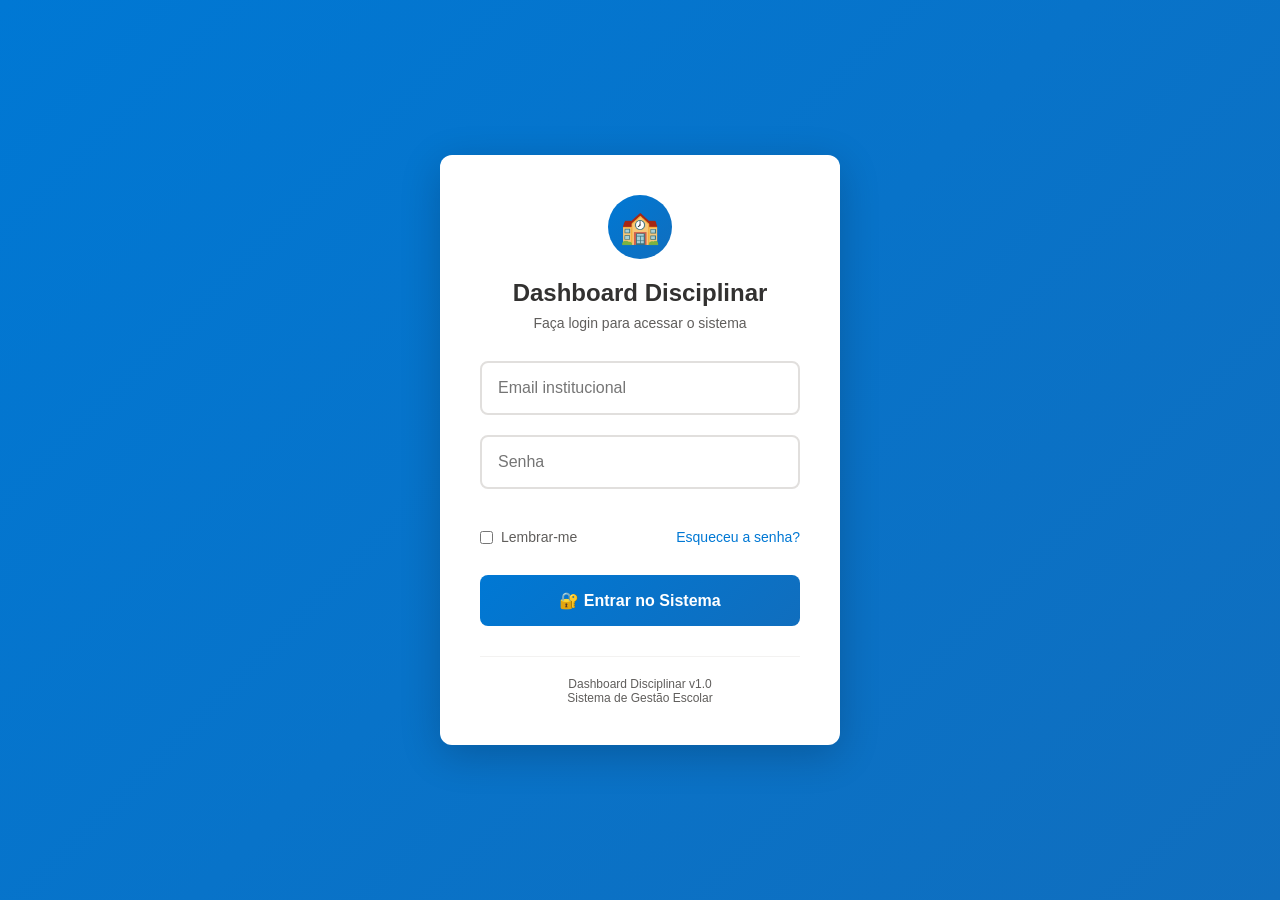
<file: sistema-disciplinar/pages/comunicacao.html>
<!DOCTYPE html>
<html lang="pt-BR">
<head>
    <meta charset="UTF-8">
    <meta name="viewport" content="width=device-width, initial-scale=1.0">
    <title>Comunicação - Dashboard Disciplinar</title>
    
    <!-- CSS Externos -->
    <link rel="stylesheet" href="../assets/css/style.css">
    <link rel="stylesheet" href="../assets/css/components.css">
    <link rel="stylesheet" href="../assets/css/dashboard.css">
    
    <!-- Scripts do Sistema -->
    <script src="../assets/js/api-client.js"></script>
    <script src="../assets/js/populate-db.js"></script>
</head>

<body>
    <!-- BARRA SUPERIOR -->
    <div class="top-bar">
        <div class="top-bar-left">
            <div class="app-launcher">
                <span></span><span></span><span></span>
                <span></span><span></span><span></span>
                <span></span><span></span><span></span>
            </div>
            <span class="app-name">Dashboard Disciplinar</span>
        </div>
        <div class="top-bar-center">
            <input type="text" class="search-box" placeholder="Pesquisar comunicações...">
        </div>
        <div class="top-bar-right">
            <div class="user-profile">A</div>
        </div>
    </div>

    <!-- LAYOUT PRINCIPAL -->
    <div class="main-layout">
        
        <!-- SIDEBAR -->
        <div class="sidebar">
            <div class="sidebar-section">
                <div class="sidebar-title">Módulos Principais</div>
                
                <a href="../index.html" class="sidebar-item">
                    <span class="sidebar-icon">🏠</span>
                    <span class="sidebar-text">Dashboard</span>
                </a>
                
                
                <a href="gestao-alunos.html" class="sidebar-item">
                    <span class="sidebar-icon">👥</span>
                    <span class="sidebar-text">Gestão de Alunos</span>
                </a>
                
                <a href="medidas-disciplinares.html" class="sidebar-item">
                    <span class="sidebar-icon">📋</span>
                    <span class="sidebar-text">Medidas Disciplinares</span>
                </a>
                
                <a href="frequencia.html" class="sidebar-item">
                    <span class="sidebar-icon">📅</span>
                    <span class="sidebar-text">Controle de Frequência</span>
                </a>
                
                <a href="relatorios.html" class="sidebar-item">
                    <span class="sidebar-icon">📊</span>
                    <span class="sidebar-text">Relatórios</span>
                </a>
                
                <a href="analises.html" class="sidebar-item">
                    <span class="sidebar-icon">📈</span>
                    <span class="sidebar-text">Análises</span>
                </a>
            </div>
            
            <div class="sidebar-section">
                <div class="sidebar-title">Ferramentas</div>
                
                <a href="configuracoes.html" class="sidebar-item">
                    <span class="sidebar-icon">⚙️</span>
                    <span class="sidebar-text">Configurações</span>
                </a>
                
                <a href="comunicacao.html" class="sidebar-item active">
                    <span class="sidebar-icon">📱</span>
                    <span class="sidebar-text">Comunicação</span>
                </a>
                
                <a href="login.html" class="sidebar-item">
                    <span class="sidebar-icon">🔐</span>
                    <span class="sidebar-text">Login/Logout</span>
                </a>
            </div>
        </div>

        <!-- ÁREA DE CONTEÚDO -->
        <div class="content-area">
            <div class="main-content">
                
                <!-- TÍTULO -->
                <div class="module-title">
                    📱 Módulo de Comunicação
                </div>

                <!-- AVISO DE FUNCIONALIDADE -->
                <div class="management-section">
                    <div class="management-title">
                        🚧 Funcionalidade em Desenvolvimento
                    </div>
                    <div class="insight-item">
                        <div class="insight-text">
                            Este módulo está sendo desenvolvido e estará disponível em breve. 
                            Incluirá funcionalidades para comunicação direta com responsáveis, 
                            envio de notificações automáticas e histórico de comunicações.
                        </div>
                        <span class="trend-indicator trend-stable">
                            🚧 Em Breve
                        </span>
                    </div>
                </div>

                <!-- PRÉVIA DAS FUNCIONALIDADES -->
                <div class="quick-stats">
                    <div class="stat-card stat-primary">
                        <div class="stat-icon">📧</div>
                        <div class="stat-content">
                            <div class="stat-number">Email</div>
                            <div class="stat-label">Notificações Automáticas</div>
                        </div>
                    </div>
                    
                    <div class="stat-card stat-info">
                        <div class="stat-icon">📱</div>
                        <div class="stat-content">
                            <div class="stat-number">SMS</div>
                            <div class="stat-label">Alertas por Mensagem</div>
                        </div>
                    </div>
                    
                    <div class="stat-card stat-success">
                        <div class="stat-icon">📞</div>
                        <div class="stat-content">
                            <div class="stat-number">WhatsApp</div>
                            <div class="stat-label">Comunicação Direta</div>
                        </div>
                    </div>
                    
                    <div class="stat-card stat-warning">
                        <div class="stat-icon">📋</div>
                        <div class="stat-content">
                            <div class="stat-number">Relatórios</div>
                            <div class="stat-label">Para Responsáveis</div>
                        </div>
                    </div>
                </div>

                <!-- FUNCIONALIDADES PLANEJADAS -->
                <div class="management-section">
                    <div class="management-title">
                        🎯 Funcionalidades Planejadas
                    </div>
                    
                    <div class="form-grid">
                        <div class="form-group">
                            <div class="stat-box">
                                <div class="stat-number">📧</div>
                                <div class="stat-label">Email Automático</div>
                            </div>
                            <p style="margin-top: 10px; color: #666; font-size: 14px;">
                                Envio automático de notificações por email quando faltas ou medidas disciplinares são registradas
                            </p>
                        </div>
                        
                        <div class="form-group">
                            <div class="stat-box">
                                <div class="stat-number">📱</div>
                                <div class="stat-label">SMS/WhatsApp</div>
                            </div>
                            <p style="margin-top: 10px; color: #666; font-size: 14px;">
                                Integração com APIs de SMS e WhatsApp para comunicação imediata com responsáveis
                            </p>
                        </div>
                        
                        <div class="form-group">
                            <div class="stat-box">
                                <div class="stat-number">📋</div>
                                <div class="stat-label">Relatórios Personalizados</div>
                            </div>
                            <p style="margin-top: 10px; color: #666; font-size: 14px;">
                                Geração automática de relatórios personalizados para envio aos responsáveis
                            </p>
                        </div>
                        
                        <div class="form-group">
                            <div class="stat-box">
                                <div class="stat-number">🔔</div>
                                <div class="stat-label">Portal dos Pais</div>
                            </div>
                            <p style="margin-top: 10px; color: #666; font-size: 14px;">
                                Portal web onde responsáveis podem acompanhar em tempo real a situação dos filhos
                            </p>
                        </div>
                        
                        <div class="form-group">
                            <div class="stat-box">
                                <div class="stat-number">🤖</div>
                                <div class="stat-label">Chatbot Inteligente</div>
                            </div>
                            <p style="margin-top: 10px; color: #666; font-size: 14px;">
                                Bot automatizado para responder dúvidas comuns dos responsáveis 24/7
                            </p>
                        </div>
                        
                        <div class="form-group">
                            <div class="stat-box">
                                <div class="stat-number">📅</div>
                                <div class="stat-label">Agendamento</div>
                            </div>
                            <p style="margin-top: 10px; color: #666; font-size: 14px;">
                                Sistema de agendamento de reuniões e comunicações programadas
                            </p>
                        </div>
                    </div>
                </div>

                <!-- CONFIGURAÇÕES FUTURAS -->
                <div class="management-section">
                    <div class="management-title">
                        ⚙️ Configurações Futuras
                    </div>
                    
                    <div class="insight-item">
                        <div class="insight-text">
                            <strong>📧 Templates de Email:</strong> Criação de modelos personalizados para diferentes tipos de comunicação
                        </div>
                    </div>
                    
                    <div class="insight-item">
                        <div class="insight-text">
                            <strong>🔔 Regras de Notificação:</strong> Configuração de quando e como notificar responsáveis automaticamente
                        </div>
                    </div>
                    
                    <div class="insight-item">
                        <div class="insight-text">
                            <strong>📱 Integrações:</strong> Conexão com plataformas como WhatsApp Business API, Twilio, SendGrid
                        </div>
                    </div>
                    
                    <div class="insight-item">
                        <div class="insight-text">
                            <strong>🎯 Segmentação:</strong> Comunicações diferentes baseadas no tipo de ocorrência e gravidade
                        </div>
                    </div>
                </div>

                <!-- CRONOGRAMA -->
                <div class="management-section">
                    <div class="management-title">
                        📅 Cronograma de Desenvolvimento
                    </div>
                    
                    <div class="table-container">
                        <div class="table-content">
                            <table class="data-table">
                                <thead>
                                    <tr>
                                        <th>Funcionalidade</th>
                                        <th>Prioridade</th>
                                        <th>Previsão</th>
                                        <th>Status</th>
                                    </tr>
                                </thead>
                                <tbody>
                                    <tr>
                                        <td><strong>📧 Email Automático</strong></td>
                                        <td><span class="detail-type" style="background: #dc3545; color: white;">Alta</span></td>
                                        <td>Próxima versão</td>
                                        <td><span class="detail-type" style="background: #ffc107; color: #323130;">Em Desenvolvimento</span></td>
                                    </tr>
                                    <tr>
                                        <td><strong>📋 Portal dos Pais</strong></td>
                                        <td><span class="detail-type" style="background: #dc3545; color: white;">Alta</span></td>
                                        <td>Versão 1.1</td>
                                        <td><span class="detail-type" style="background: #6c757d; color: white;">Planejado</span></td>
                                    </tr>
                                    <tr>
                                        <td><strong>📱 WhatsApp Integration</strong></td>
                                        <td><span class="detail-type" style="background: #ffc107; color: #323130;">Média</span></td>
                                        <td>Versão 1.2</td>
                                        <td><span class="detail-type" style="background: #6c757d; color: white;">Planejado</span></td>
                                    </tr>
                                    <tr>
                                        <td><strong>🤖 Chatbot</strong></td>
                                        <td><span class="detail-type" style="background: #28a745; color: white;">Baixa</span></td>
                                        <td>Versão 2.0</td>
                                        <td><span class="detail-type" style="background: #6c757d; color: white;">Planejado</span></td>
                                    </tr>
                                </tbody>
                            </table>
                        </div>
                    </div>
                </div>

                <!-- FEEDBACK -->
                <div class="management-section">
                    <div class="management-title">
                        💬 Sugestões e Feedback
                    </div>
                    
                    <form id="formFeedback">
                        <div class="form-group form-group-full">
                            <label class="form-label">Sua Sugestão para o Módulo de Comunicação:</label>
                            <textarea 
                                id="feedbackText" 
                                class="form-textarea" 
                                placeholder="Descreva suas necessidades de comunicação, integrações desejadas, ou sugestões de melhorias..." 
                                rows="4"
                            ></textarea>
                        </div>
                        
                        <div class="form-actions">
                            <button type="button" class="btn btn-primary" onclick="enviarFeedback()">
                                📧 Enviar Sugestão
                            </button>
                        </div>
                    </form>
                </div>

            </div>
        </div>
    </div>

    <!-- JAVASCRIPT -->
    
    <script src="../assets/js/main.js" defer></script>
    
    <script>
        // Inicialização da página
        document.addEventListener('DOMContentLoaded', function() {
            console.log('📱 Página de Comunicação carregada');
        });

        function enviarFeedback() {
            const feedback = document.getElementById('feedbackText').value.trim();
            
            if (!feedback) {
                showMessage('Por favor, digite sua sugestão', 'error');
                return;
            }
            
            // Simular envio de feedback
            showMessage('✅ Obrigado pela sugestão! Ela será considerada no desenvolvimento.', 'success');
            document.getElementById('feedbackText').value = '';
        }

        // Função global
        window.enviarFeedback = enviarFeedback;
    </script>
    <script>
  document.addEventListener('DOMContentLoaded', () => {
    // Espera o Sistema estar carregado
    const wait = setInterval(() => {
      if (window.localDb && window.localDb.loaded) {
        clearInterval(wait);

        // Verifica usuário logado
        window.localAuth.onAuthStateChanged(user => {
          if (!user) {
            // Se não está logado → volta para login
            window.location.href = 'login.html'; 
          } else {
            console.log("Usuário logado:", user.email);
            // Aqui você pode chamar funções de carregamento da página
            // Exemplo: carregarAlunos();
          }
        });
      }
    }, 100);
  });
</script>

</body>
</html>
</file>
<file: sistema-disciplinar/assets/css/style.css>
/* ============================================
   DASHBOARD DISCIPLINAR - ESTILOS GLOBAIS
   ============================================ */

/* ============================================
   RESET E CONFIGURAÇÕES GLOBAIS
============================================ */
* {
    margin: 0;
    padding: 0;
    box-sizing: border-box;
}

body {
    font-family: 'Segoe UI', Tahoma, Geneva, Verdana, sans-serif;
    background: #f5f5f5;
    color: #323130;
    height: 100vh;
    overflow: hidden;
}

/* ============================================
   BARRA SUPERIOR
============================================ */
.top-bar {
    background: #ffffff;
    height: 48px;
    border-bottom: 1px solid #e1dfdd;
    display: flex;
    align-items: center;
    justify-content: space-between;
    padding: 0 20px;
    position: fixed;
    top: 0;
    left: 0;
    right: 0;
    z-index: 1000;
    box-shadow: 0 1px 3px rgba(0, 0, 0, 0.05);
}

.top-bar-left {
    display: flex;
    align-items: center;
    gap: 15px;
}

.app-launcher {
    width: 24px;
    height: 24px;
    display: grid;
    grid-template-columns: repeat(3, 1fr);
    grid-template-rows: repeat(3, 1fr);
    gap: 2px;
    cursor: pointer;
    padding: 2px;
}

.app-launcher span {
    background: #323130;
    border-radius: 1px;
    display: block;
}

.app-name {
    font-size: 16px;
    font-weight: 600;
    color: #323130;
    letter-spacing: -0.5px;
}

.top-bar-center {
    flex: 1;
    max-width: 500px;
    margin: 0 40px;
}

.search-box {
    width: 100%;
    padding: 8px 40px 8px 16px;
    border: 1px solid #e1dfdd;
    border-radius: 4px;
    background: #ffffff;
    font-size: 14px;
    outline: none;
    transition: border-color 0.2s ease;
}

.search-box:focus {
    border-color: #0078d4;
    box-shadow: 0 0 0 1px #0078d4;
}

.search-box::placeholder {
    color: #a19f9d;
}

.top-bar-right {
    display: flex;
    align-items: center;
    gap: 15px;
}

.user-profile {
    width: 32px;
    height: 32px;
    border-radius: 50%;
    background: linear-gradient(135deg, #0078d4, #106ebe);
    display: flex;
    align-items: center;
    justify-content: center;
    color: white;
    font-weight: 600;
    font-size: 14px;
    cursor: pointer;
    transition: transform 0.2s ease;
}

.user-profile:hover {
    transform: scale(1.05);
}

/* Botão Logout */
.btn-logout {
    padding: 8px 16px;
    background: linear-gradient(135deg, #d13438, #c13438);
    color: white;
    border: none;
    border-radius: 6px;
    font-size: 14px;
    font-weight: 600;
    cursor: pointer;
    transition: all 0.3s ease;
    box-shadow: 0 2px 4px rgba(209, 52, 56, 0.2);
    display: flex;
    align-items: center;
    gap: 6px;
    min-width: 70px;
    justify-content: center;
}

.btn-logout:hover {
    background: linear-gradient(135deg, #c13438, #b12832);
    transform: translateY(-1px);
    box-shadow: 0 4px 8px rgba(209, 52, 56, 0.3);
}

.btn-logout:active {
    transform: translateY(0);
    box-shadow: 0 2px 4px rgba(209, 52, 56, 0.2);
}

.btn-logout:before {
    content: "🚪";
    font-size: 12px;
}

/* ============================================
   LAYOUT PRINCIPAL
============================================ */
.main-layout {
    display: flex;
    height: 100vh;
    padding-top: 48px;
}

/* ============================================
   SIDEBAR
============================================ */
.sidebar {
    width: 250px;
    background: #ffffff;
    border-right: 1px solid #e1dfdd;
    overflow-y: auto;
    flex-shrink: 0;
    box-shadow: 1px 0 3px rgba(0, 0, 0, 0.05);
}

.sidebar-section {
    padding: 20px 0;
    border-bottom: 1px solid #f3f2f1;
}

.sidebar-section:last-child {
    border-bottom: none;
}

.sidebar-title {
    font-size: 12px;
    font-weight: 600;
    color: #605e5c;
    margin: 0 20px 12px 20px;
    text-transform: uppercase;
    letter-spacing: 0.5px;
}

.sidebar-item {
    display: flex;
    align-items: center;
    gap: 12px;
    padding: 10px 20px;
    cursor: pointer;
    transition: all 0.2s ease;
    border: none;
    background: none;
    width: 100%;
    text-align: left;
    color: #323130;
    position: relative;
    text-decoration: none;
}

.sidebar-item:hover {
    background: #f3f2f1;
    transform: translateX(2px);
}

.sidebar-item.active {
    background: #deecf9;
    color: #0078d4;
    font-weight: 600;
}

.sidebar-item.active::before {
    content: '';
    position: absolute;
    left: 0;
    top: 0;
    bottom: 0;
    width: 3px;
    background: #0078d4;
}

.sidebar-icon {
    font-size: 18px;
    width: 24px;
    text-align: center;
}

.sidebar-text {
    font-size: 14px;
    line-height: 1.5;
}

/* ============================================
   ÁREA DE CONTEÚDO
============================================ */
.content-area {
    flex: 1;
    background: #faf9f8;
    overflow-y: auto;
    overflow-x: hidden;
}

.main-content {
    padding: 32px;
    max-width: 1400px;
    margin: 0 auto;
}

/* ============================================
   TÍTULOS DOS MÓDULOS
============================================ */
.module-title {
    font-size: 28px;
    font-weight: 600;
    color: #323130;
    margin-bottom: 24px;
    display: flex;
    align-items: center;
    gap: 12px;
    animation: typewriter 0.5s steps(20) 1s both;
}

.modulo-content {
    animation: fadeIn 0.3s ease;
}

@keyframes fadeIn {
    from {
        opacity: 0;
        transform: translateY(10px);
    }
    to {
        opacity: 1;
        transform: translateY(0);
    }
}

@keyframes typewriter {
    from {
        width: 0;
        opacity: 0;
    }
    to {
        width: auto;
        opacity: 1;
    }
}

/* ============================================
   MENSAGENS E NOTIFICAÇÕES
============================================ */
.message {
    position: fixed;
    top: 60px;
    right: 20px;
    padding: 16px 20px;
    border-radius: 6px;
    color: white;
    font-weight: 500;
    z-index: 1100;
    animation: slideIn 0.3s ease;
    box-shadow: 0 4px 12px rgba(0, 0, 0, 0.15);
    max-width: 400px;
}

@keyframes slideIn {
    from {
        transform: translateX(100%);
        opacity: 0;
    }
    to {
        transform: translateX(0);
        opacity: 1;
    }
}

@keyframes slideOut {
    from {
        transform: translateX(0);
        opacity: 1;
    }
    to {
        transform: translateX(100%);
        opacity: 0;
    }
}

.message:hover {
    transform: translateX(-5px);
    transition: transform 0.2s ease;
}

.message.success {
    background: #107c10;
}

.message.error {
    background: #dc3545;
}

.message.info {
    background: #0078d4;
}

.message.loading {
    background: #323130;
}

.loading {
    display: flex;
    align-items: center;
    gap: 8px;
}

.loading::before {
    content: '';
    width: 16px;
    height: 16px;
    border: 2px solid rgba(255, 255, 255, 0.3);
    border-top: 2px solid white;
    border-radius: 50%;
    animation: spin 1s linear infinite;
}

@keyframes spin {
    0% { transform: rotate(0deg); }
    100% { transform: rotate(360deg); }
}

/* ============================================
   RESPONSIVIDADE
============================================ */
@media (max-width: 1024px) {
    .sidebar {
        width: 220px;
    }
    
    .main-content {
        padding: 24px;
    }
}

@media (max-width: 768px) {
    .main-layout {
        flex-direction: column;
    }
    
    .sidebar {
        width: 100%;
        height: auto;
        border-right: none;
        border-bottom: 1px solid #e1dfdd;
        overflow-x: auto;
    }
    
    .sidebar-section {
        padding: 12px 0;
    }
    
    .sidebar-item {
        padding: 8px 16px;
    }
    
    .main-content {
        padding: 16px;
    }
    
    .top-bar-center {
        margin: 0 16px;
    }
    
    .module-title {
        font-size: 24px;
    }
    
    .message {
        right: 12px;
        left: 12px;
        max-width: none;
    }
}

@media (max-width: 480px) {
    .top-bar {
        padding: 0 12px;
    }
    
    .top-bar-center {
        margin: 0 8px;
    }
    
    .main-content {
        padding: 12px;
    }
}
</file>
<file: sistema-disciplinar/assets/css/components.css>
/* ============================================
   DASHBOARD DISCIPLINAR - COMPONENTES
   ============================================ */

/* ============================================
   NOVOS COMPONENTES - CONFIGURAÇÕES
============================================ */
.data-card {
    background: #ffffff;
    border: 1px solid #e1dfdd;
    border-radius: 12px;
    padding: 0;
    margin-bottom: 24px;
    box-shadow: 0 2px 16px rgba(0, 0, 0, 0.08);
    overflow: hidden;
    transition: all 0.2s ease;
}

.data-card:hover {
    transform: translateY(-2px);
    box-shadow: 0 4px 24px rgba(0, 0, 0, 0.12);
}

.card-header {
    background: linear-gradient(135deg, #f8f9fa 0%, #e9ecef 100%);
    padding: 20px 24px;
    border-bottom: 1px solid #e1dfdd;
}

.card-title {
    font-size: 18px;
    font-weight: 700;
    color: #212529;
    margin: 0 0 4px 0;
    display: flex;
    align-items: center;
    gap: 8px;
}

.card-subtitle {
    font-size: 13px;
    color: #6c757d;
    margin: 0;
    line-height: 1.4;
}

.card-content {
    padding: 24px;
}

/* Cartão de segurança especial */
.security-card .card-header {
    background: linear-gradient(135deg, #fff3e0 0%, #ffe0b2 100%);
}

.security-card .card-title {
    color: #f57c00;
}

/* Cartão de informações */
.info-card .card-header {
    background: linear-gradient(135deg, #e3f2fd 0%, #bbdefb 100%);
}

.info-card .card-title {
    color: #1976d2;
}

/* Cartão de GitHub */
.github-card .card-header {
    background: linear-gradient(135deg, #f6f8fa 0%, #e1e4e8 100%);
}

.github-card .card-title {
    color: #24292e;
}

/* Alertas de segurança */
.security-warning {
    margin-bottom: 20px;
}

.alert {
    display: flex;
    align-items: flex-start;
    gap: 12px;
    padding: 12px 16px;
    border-radius: 8px;
    font-size: 13px;
    line-height: 1.4;
}

.alert-warning {
    background: #fff3cd;
    border: 1px solid #ffeaa7;
    color: #856404;
}

.alert-icon {
    font-size: 16px;
    flex-shrink: 0;
}

.alert-content {
    flex: 1;
}

.alert-success {
    background: #d4edda;
    border: 1px solid #c3e6cb;
    color: #155724;
}

/* Grid de ações de dados */
.data-actions-grid {
    display: grid;
    grid-template-columns: repeat(auto-fit, minmax(280px, 1fr));
    gap: 20px;
}

.action-card {
    background: #f8f9fa;
    border: 2px solid #e9ecef;
    border-radius: 12px;
    padding: 20px;
    text-align: center;
    transition: all 0.2s ease;
}

.action-card:hover {
    transform: translateY(-2px);
    box-shadow: 0 4px 16px rgba(0, 0, 0, 0.1);
}

.action-card.backup {
    border-color: #17a2b8;
    background: linear-gradient(135deg, #e0f7fa 0%, #b2ebf2 100%);
}

.action-card.restore {
    border-color: #ffc107;
    background: linear-gradient(135deg, #fff8e1 0%, #ffecb3 100%);
}

.action-card.export {
    border-color: #28a745;
    background: linear-gradient(135deg, #e8f5e8 0%, #c8e6c9 100%);
}

.action-card.danger {
    border-color: #dc3545;
    background: linear-gradient(135deg, #ffebee 0%, #ffcdd2 100%);
}

.action-icon {
    font-size: 32px;
    margin-bottom: 12px;
    opacity: 0.8;
}

.action-title {
    font-size: 16px;
    font-weight: 600;
    color: #212529;
    margin: 0 0 8px 0;
}

.action-description {
    font-size: 13px;
    color: #6c757d;
    margin: 0 0 16px 0;
    line-height: 1.4;
}

.export-buttons {
    display: flex;
    flex-direction: column;
    gap: 8px;
}

.export-buttons .btn {
    font-size: 12px;
    padding: 8px 12px;
}

.danger-zone .btn {
    font-size: 12px;
    width: 100%;
}

/* Grid de estatísticas moderno */
.stats-grid {
    display: grid;
    grid-template-columns: repeat(auto-fit, minmax(200px, 1fr));
    gap: 16px;
}

.stat-card {
    background: linear-gradient(135deg, #ffffff 0%, #f8f9fa 100%);
    border: 1px solid #e9ecef;
    border-radius: 10px;
    padding: 20px;
    text-align: center;
    transition: all 0.2s ease;
}

.stat-card:hover {
    transform: translateY(-2px);
    box-shadow: 0 4px 16px rgba(0, 0, 0, 0.1);
    border-color: #0078d4;
}

.stat-icon {
    font-size: 24px;
    margin-bottom: 8px;
    opacity: 0.7;
}

.stat-content {
    display: flex;
    flex-direction: column;
    gap: 4px;
}

.stat-number {
    font-size: 24px;
    font-weight: 700;
    color: #212529;
}

.stat-label {
    font-size: 12px;
    color: #6c757d;
    text-transform: uppercase;
    font-weight: 600;
    letter-spacing: 0.5px;
}

/* Informações do sistema */
.system-info {
    display: flex;
    flex-direction: column;
    gap: 20px;
}

.info-section {
    padding-bottom: 16px;
    border-bottom: 1px solid #e9ecef;
}

.info-section:last-child {
    border-bottom: none;
    padding-bottom: 0;
}

.info-title {
    font-size: 14px;
    font-weight: 600;
    color: #212529;
    margin: 0 0 8px 0;
}

.info-description {
    font-size: 13px;
    color: #6c757d;
    line-height: 1.5;
    margin: 0;
}

.tech-stack {
    padding-bottom: 16px;
    border-bottom: 1px solid #e9ecef;
}

.tech-badges {
    display: flex;
    flex-wrap: wrap;
    gap: 8px;
    margin-top: 8px;
}

.tech-badge {
    background: #0078d4;
    color: white;
    padding: 4px 8px;
    border-radius: 12px;
    font-size: 11px;
    font-weight: 600;
    text-transform: uppercase;
    letter-spacing: 0.5px;
}

.features-list {
    margin: 8px 0 0 0;
    padding-left: 16px;
    color: #6c757d;
    font-size: 13px;
    line-height: 1.6;
}

.features-list li {
    margin-bottom: 4px;
}

/* Seção GitHub */
.github-status {
    margin-bottom: 20px;
}

.github-info {
    margin: 20px 0;
}

.info-box {
    background: #f8f9fa;
    border: 1px solid #e9ecef;
    border-radius: 8px;
    padding: 16px;
}

.info-box h4 {
    margin: 0 0 12px 0;
    color: #495057;
    font-size: 14px;
    font-weight: 600;
}

.steps-list {
    margin: 0;
    padding-left: 20px;
    color: #6c757d;
    font-size: 13px;
    line-height: 1.6;
}

.steps-list li {
    margin-bottom: 8px;
}

.steps-list a {
    color: #0078d4;
    text-decoration: none;
}

.steps-list a:hover {
    text-decoration: underline;
}

.steps-list code {
    background: #f1f3f4;
    padding: 2px 6px;
    border-radius: 4px;
    font-size: 12px;
    color: #d73a49;
}

/* Ajuda nos formulários */
.form-help {
    font-size: 11px;
    color: #6c757d;
    font-style: italic;
    margin-top: 4px;
}

/* Mensagens flutuantes */
.floating-alert {
    position: fixed;
    top: 20px;
    right: 20px;
    background: white;
    border-radius: 8px;
    padding: 12px 16px;
    box-shadow: 0 4px 24px rgba(0, 0, 0, 0.15);
    border-left: 4px solid #0078d4;
    display: flex;
    align-items: center;
    gap: 12px;
    z-index: 1000;
    min-width: 300px;
    max-width: 500px;
    animation: slideIn 0.3s ease;
}

.floating-alert.alert-success {
    border-left-color: #28a745;
}

.floating-alert.alert-error {
    border-left-color: #dc3545;
}

.floating-alert.alert-warning {
    border-left-color: #ffc107;
}

.floating-alert.alert-info {
    border-left-color: #17a2b8;
}

.alert-text {
    flex: 1;
    font-size: 14px;
    color: #212529;
}

.alert-close {
    font-size: 18px;
    color: #6c757d;
    cursor: pointer;
    font-weight: 600;
    line-height: 1;
    padding: 0;
    background: none;
    border: none;
}

.alert-close:hover {
    color: #212529;
}

@keyframes slideIn {
    from {
        transform: translateX(100%);
        opacity: 0;
    }
    to {
        transform: translateX(0);
        opacity: 1;
    }
}

/* ============================================
   FORMULÁRIOS E INPUTS
============================================ */
.management-section {
    background: #ffffff;
    border: 1px solid #e1dfdd;
    border-radius: 8px;
    padding: 24px;
    margin-bottom: 24px;
    box-shadow: 0 2px 8px rgba(0, 0, 0, 0.05);
}

.management-title {
    font-size: 18px;
    font-weight: 600;
    color: #323130;
    margin-bottom: 20px;
    display: flex;
    align-items: center;
    gap: 8px;
    padding-bottom: 12px;
    border-bottom: 2px solid #f3f2f1;
}

.form-grid {
    display: grid;
    grid-template-columns: repeat(auto-fit, minmax(300px, 1fr));
    gap: 20px;
    margin-bottom: 24px;
}

.form-group {
    display: flex;
    flex-direction: column;
    gap: 6px;
}

.form-group-full {
    grid-column: 1 / -1;
}

.form-label {
    font-size: 14px;
    font-weight: 600;
    color: #323130;
    margin-bottom: 4px;
}

.form-input,
.form-select,
.form-textarea {
    padding: 12px 16px;
    border: 1px solid #d1d0ce;
    border-radius: 4px;
    font-size: 14px;
    background: #ffffff;
    transition: all 0.2s ease;
    font-family: inherit;
}

.form-input:focus,
.form-select:focus,
.form-textarea:focus {
    outline: none;
    border-color: #0078d4;
    box-shadow: 0 0 0 1px #0078d4;
}

.form-textarea {
    resize: vertical;
    min-height: 80px;
}

.form-actions {
    display: flex;
    gap: 12px;
    justify-content: flex-end;
    align-items: center;
    padding-top: 16px;
    border-top: 1px solid #f3f2f1;
}

/* ============================================
   BOTÕES
============================================ */
.btn {
    padding: 10px 20px;
    border: none;
    border-radius: 4px;
    font-size: 14px;
    font-weight: 600;
    cursor: pointer;
    transition: all 0.2s ease;
    display: inline-flex;
    align-items: center;
    gap: 6px;
    text-decoration: none;
    font-family: inherit;
}

.btn-primary {
    background: #0078d4;
    color: #ffffff;
}

.btn-primary:hover {
    background: #106ebe;
    transform: translateY(-1px);
    box-shadow: 0 4px 12px rgba(16, 110, 190, 0.3);
}

.btn-secondary {
    background: #f3f2f1;
    color: #323130;
    border: 1px solid #d1d0ce;
}

.btn-secondary:hover {
    background: #e1dfdd;
    border-color: #b3b0ad;
}

.btn-success {
    background: #107c10;
    color: #ffffff;
}

.btn-success:hover {
    background: #0e6f0e;
}

.btn-warning {
    background: #ffc107;
    color: #323130;
}

.btn-warning:hover {
    background: #ffb300;
}

.btn-info {
    background: #17a2b8;
    color: #ffffff;
}

.btn-info:hover {
    background: #138496;
}

.btn-small {
    padding: 6px 12px;
    font-size: 12px;
}

/* ============================================
   TABELAS E LISTAS
============================================ */
.table-container {
    background: #ffffff;
    border: 1px solid #e1dfdd;
    border-radius: 8px;
    margin-bottom: 24px;
    overflow: hidden;
    box-shadow: 0 2px 8px rgba(0, 0, 0, 0.05);
}

.table-header {
    background: #f8f7f6;
    padding: 16px 20px;
    border-bottom: 1px solid #e1dfdd;
    display: flex;
    align-items: center;
    justify-content: space-between;
}

.table-title {
    font-size: 16px;
    font-weight: 600;
    color: #323130;
    display: flex;
    align-items: center;
    gap: 8px;
}

.table-actions {
    display: flex;
    gap: 8px;
    align-items: center;
}

.table-content {
    min-height: 200px;
}

.data-table {
    width: 100%;
    border-collapse: collapse;
}

.data-table th,
.data-table td {
    padding: 12px 16px;
    text-align: left;
    border-bottom: 1px solid #f3f2f1;
}

.data-table th {
    background: #faf9f8;
    font-weight: 600;
    color: #605e5c;
    font-size: 12px;
    text-transform: uppercase;
    letter-spacing: 0.5px;
}

.data-table tr:hover {
    background: #f8f7f6;
    transform: translateX(2px);
    transition: transform 0.2s ease;
}

.text-success {
    color: #107c10 !important;
    font-weight: 600;
}

.text-muted {
    color: #999 !important;
    font-weight: 400;
    opacity: 0.7;
}

.no-data {
    text-align: center;
    padding: 20px;
    color: #605e5c;
}

.action-buttons {
    display: flex;
    gap: 4px;
}

.loading-state {
    display: flex;
    flex-direction: column;
    align-items: center;
    justify-content: center;
    padding: 40px;
    color: #605e5c;
}

.loading-spinner {
    width: 32px;
    height: 32px;
    border: 3px solid #f3f2f1;
    border-top: 3px solid #0078d4;
    border-radius: 50%;
    animation: spin 1s linear infinite;
    margin-bottom: 16px;
}

.empty-state {
    display: flex;
    flex-direction: column;
    align-items: center;
    justify-content: center;
    padding: 60px 20px;
    color: #605e5c;
    text-align: center;
}

.empty-icon {
    font-size: 48px;
    margin-bottom: 16px;
    opacity: 0.5;
}

.empty-state h3 {
    font-size: 18px;
    margin-bottom: 8px;
    color: #323130;
}

.empty-state p {
    font-size: 14px;
    opacity: 0.8;
}

/* ============================================
   CARDS E SEÇÕES
============================================ */
.student-card {
    background: #ffffff;
    border: 1px solid #e1dfdd;
    border-radius: 8px;
    padding: 20px;
    box-shadow: 0 2px 8px rgba(0, 0, 0, 0.05);
    transition: all 0.3s ease;
}

.student-card:hover {
    transform: translateY(-2px);
    box-shadow: 0 4px 16px rgba(0, 0, 0, 0.1);
}

.student-card:hover .student-name {
    color: #0078d4;
    transition: color 0.2s ease;
}

.student-header {
    display: flex;
    align-items: center;
    justify-content: space-between;
    margin-bottom: 16px;
    padding-bottom: 12px;
    border-bottom: 1px solid #f3f2f1;
}

.student-name {
    font-size: 18px;
    font-weight: 600;
    color: #323130;
}

.student-class {
    background: #f3f2f1;
    color: #605e5c;
    padding: 4px 12px;
    border-radius: 12px;
    font-size: 12px;
    font-weight: 600;
}

/* ============================================
   FILTROS E PESQUISA
============================================ */
.filters-section {
    background: #ffffff;
    border: 1px solid #e1dfdd;
    border-radius: 8px;
    padding: 24px;
    margin-bottom: 24px;
    box-shadow: 0 2px 8px rgba(0, 0, 0, 0.05);
}

.filters-title {
    font-size: 18px;
    font-weight: 600;
    color: #323130;
    margin-bottom: 20px;
    display: flex;
    align-items: center;
    gap: 8px;
}

.filters-grid {
    display: grid;
    grid-template-columns: repeat(auto-fit, minmax(250px, 1fr));
    gap: 20px;
    margin-bottom: 20px;
}

.filter-group {
    display: flex;
    flex-direction: column;
    gap: 6px;
}

.filter-label {
    font-size: 14px;
    font-weight: 600;
    color: #323130;
}

.filter-select {
    padding: 10px 12px;
    border: 1px solid #d1d0ce;
    border-radius: 4px;
    font-size: 14px;
    background: #ffffff;
    transition: all 0.2s ease;
}

.filter-select:focus {
    outline: none;
    border-color: #0078d4;
    box-shadow: 0 0 0 1px #0078d4;
}

.filters-actions {
    display: flex;
    gap: 12px;
    justify-content: flex-end;
    padding-top: 16px;
    border-top: 1px solid #f3f2f1;
}

/* ============================================
   DETALHES E ESTATÍSTICAS
============================================ */
.details-section {
    margin-top: 16px;
    padding-top: 16px;
    border-top: 1px solid #f3f2f1;
}

.details-title {
    font-size: 14px;
    font-weight: 600;
    color: #323130;
    margin-bottom: 12px;
    display: flex;
    align-items: center;
    gap: 6px;
}

.detail-item {
    display: flex;
    align-items: center;
    justify-content: space-between;
    padding: 8px 12px;
    margin-bottom: 6px;
    background: #f8f7f6;
    border-radius: 4px;
}

.detail-date {
    font-size: 13px;
    color: #605e5c;
    font-weight: 500;
}

.detail-type {
    padding: 3px 8px;
    border-radius: 10px;
    font-size: 11px;
    font-weight: 600;
    text-transform: uppercase;
}

.detail-type.F {
    background: #ffebee;
    color: #dc3545;
    border: 1px solid #dc3545;
}

.detail-type.A {
    background: #e8f5e8;
    color: #107c10;
    border: 1px solid #107c10;
}

.detail-type.P {
    background: #e3f2fd;
    color: #1976d2;
    border: 1px solid #1976d2;
}

/* ============================================
   CONFIGURAÇÕES
============================================ */
.config-section {
    background: #ffffff;
    border: 1px solid #e1dfdd;
    border-radius: 8px;
    padding: 24px;
    margin-bottom: 24px;
    box-shadow: 0 2px 8px rgba(0, 0, 0, 0.05);
}

.config-title {
    font-size: 18px;
    font-weight: 600;
    color: #323130;
    margin-bottom: 20px;
    display: flex;
    align-items: center;
    gap: 8px;
}

.config-grid {
    display: grid;
    grid-template-columns: repeat(auto-fit, minmax(300px, 1fr));
    gap: 20px;
    margin-bottom: 20px;
}

.config-item {
    display: flex;
    flex-direction: column;
    gap: 6px;
}

.config-label {
    font-size: 14px;
    font-weight: 600;
    color: #323130;
}

.config-input {
    padding: 12px 16px;
    border: 1px solid #d1d0ce;
    border-radius: 4px;
    font-size: 14px;
    background: #ffffff;
    transition: all 0.2s ease;
}

.config-input:focus {
    outline: none;
    border-color: #0078d4;
    box-shadow: 0 0 0 1px #0078d4;
}

/* ============================================
   FICHA DISCIPLINAR DO ALUNO
============================================ */
.ficha-container {
    margin-top: 24px;
    padding: 20px;
    background: #f9f9f9;
    border-radius: 8px;
    border: 1px solid #e1dfdd;
}

.ficha-section {
    background: #ffffff;
    border-radius: 6px;
    padding: 20px;
    margin-bottom: 16px;
    box-shadow: 0 1px 4px rgba(0, 0, 0, 0.1);
}

.ficha-section-title {
    font-size: 16px;
    font-weight: 600;
    color: #323130;
    margin-bottom: 16px;
    padding-bottom: 8px;
    border-bottom: 2px solid #f3f2f1;
    display: flex;
    align-items: center;
    gap: 8px;
}

.dados-pessoais {
    display: grid;
    grid-template-columns: repeat(auto-fit, minmax(250px, 1fr));
    gap: 12px;
}

.dado-item {
    display: flex;
    flex-direction: column;
    gap: 4px;
}

.dado-label {
    font-size: 12px;
    font-weight: 600;
    color: #605e5c;
    text-transform: uppercase;
}

.dado-valor {
    font-size: 14px;
    color: #323130;
    font-weight: 500;
}

.historico-container {
    max-height: 400px;
    overflow-y: auto;
}

.historico-item {
    background: #f8f7f6;
    border-left: 4px solid #d1d0ce;
    padding: 12px 16px;
    margin-bottom: 8px;
    border-radius: 0 4px 4px 0;
}

.historico-item.falta {
    border-left-color: #dc3545;
}

.historico-item.medida {
    border-left-color: #fd7e14;
}

.historico-header {
    display: flex;
    justify-content: space-between;
    align-items: center;
    margin-bottom: 8px;
}

.historico-data {
    font-size: 12px;
    color: #605e5c;
    font-weight: 600;
}

.historico-tipo {
    padding: 2px 8px;
    border-radius: 12px;
    font-size: 11px;
    font-weight: 600;
    text-transform: uppercase;
}

.historico-tipo.F {
    background: #ffebee;
    color: #dc3545;
}

.historico-tipo.A {
    background: #e8f5e8;
    color: #107c10;
}

.historico-tipo.medida {
    background: #fff3cd;
    color: #fd7e14;
}

.historico-descricao {
    font-size: 13px;
    color: #323130;
    line-height: 1.4;
}

.resumo-stats {
    display: grid;
    grid-template-columns: repeat(auto-fit, minmax(150px, 1fr));
    gap: 16px;
}

.resumo-card {
    background: #f3f2f1;
    padding: 16px;
    border-radius: 6px;
    text-align: center;
    border: 1px solid #e1dfdd;
}

.resumo-numero {
    font-size: 24px;
    font-weight: 700;
    color: #323130;
    display: block;
}

.resumo-label {
    font-size: 12px;
    color: #605e5c;
    font-weight: 600;
    text-transform: uppercase;
    margin-top: 4px;
}

.resumo-card.danger .resumo-numero {
    color: #dc3545;
}

.resumo-card.warning .resumo-numero {
    color: #fd7e14;
}

.resumo-card.info .resumo-numero {
    color: #0078d4;
}

.empty-ficha {
    text-align: center;
    padding: 40px 20px;
    color: #605e5c;
}

.empty-ficha .empty-icon {
    font-size: 48px;
    margin-bottom: 16px;
    opacity: 0.5;
}

.empty-ficha h3 {
    font-size: 18px;
    margin-bottom: 8px;
    color: #323130;
}

.empty-ficha p {
    font-size: 14px;
    line-height: 1.5;
}

/* ============================================
   RESPONSIVIDADE PARA COMPONENTES
============================================ */
@media (max-width: 1024px) {
    .form-grid {
        grid-template-columns: 1fr;
    }
}

@media (max-width: 768px) {
    .management-section {
        padding: 16px;
    }
    
    .table-header {
        flex-direction: column;
        gap: 12px;
        align-items: stretch;
    }
    
    .filters-actions {
        justify-content: stretch;
    }
    
    .filters-actions .btn {
        flex: 1;
    }
}

@media (max-width: 480px) {
    .form-actions {
        flex-direction: column;
    }
    
    .btn {
        width: 100%;
        justify-content: center;
    }
}

/* ============================================
   SEÇÃO USUÁRIOS
   ============================================ */

/* Seção Usuários */
.users-card .form-section {
    background: #f8f9fa;
    border-radius: 8px;
    padding: 20px;
    margin-bottom: 20px;
    border-left: 4px solid #28a745;
}

.users-card .form-section h4 {
    margin: 0 0 15px 0;
    color: #28a745;
}

.users-table {
    background: white;
    border-radius: 8px;
    border: 1px solid #e1e4e8;
    overflow: hidden;
}

.users-header {
    display: grid;
    grid-template-columns: 2fr 2fr 1.5fr 1fr 2fr;
    gap: 15px;
    background: #f1f3f4;
    padding: 15px 20px;
    font-weight: 600;
    border-bottom: 2px solid #e1e4e8;
}

.user-row {
    display: grid;
    grid-template-columns: 2fr 2fr 1.5fr 1fr 2fr;
    gap: 15px;
    padding: 15px 20px;
    border-bottom: 1px solid #e1e4e8;
    transition: background-color 0.2s;
}

.user-row:hover {
    background-color: #f8f9fa;
}

.user-row:last-child {
    border-bottom: none;
}

.user-email {
    font-family: monospace;
    color: #0366d6;
    font-weight: 500;
}

.user-name {
    font-weight: 500;
}

.user-role {
    font-weight: 600;
}

.user-created {
    color: #6a737d;
    font-size: 0.9em;
}

.user-actions {
    display: flex;
    gap: 5px;
    flex-wrap: wrap;
}

.btn-small {
    padding: 4px 8px;
    font-size: 0.8em;
    border-radius: 4px;
    border: none;
    cursor: pointer;
    transition: all 0.2s;
    text-decoration: none;
    display: inline-block;
}

.btn-small.btn-warning {
    background: #ffc107;
    color: #212529;
}

.btn-small.btn-warning:hover {
    background: #ffca2c;
}

.btn-small.btn-danger {
    background: #dc3545;
    color: white;
}

.btn-small.btn-danger:hover {
    background: #c82333;
}

.protected-user {
    color: #6a737d;
    font-style: italic;
    font-size: 0.9em;
}

.no-users, .error-message {
    padding: 20px;
    text-align: center;
    color: #6a737d;
    font-style: italic;
}

.error-message {
    color: #dc3545;
    background: #f8d7da;
    border-radius: 4px;
}

@media (max-width: 768px) {
    .users-header, .user-row {
        grid-template-columns: 1fr;
        gap: 5px;
    }
    
    .user-actions {
        justify-content: flex-start;
        margin-top: 10px;
    }
}
</file>
<file: sistema-disciplinar/assets/css/dashboard.css>
/* ============================================
   DASHBOARD DISCIPLINAR - ESTILOS ESPECÍFICOS
   ============================================ */

/* ============================================
   ANÁLISES - ESTILOS ESPECÍFICOS
============================================ */

/* Controles de Análise */
.analytics-controls {
    background: #ffffff;
    border: 1px solid #e1dfdd;
    border-radius: 8px;
    padding: 20px;
    margin-bottom: 24px;
    display: flex;
    justify-content: space-between;
    align-items: center;
    flex-wrap: wrap;
    gap: 16px;
}

.period-selector {
    display: flex;
    align-items: center;
    gap: 12px;
}

.period-label {
    font-weight: 600;
    color: #323130;
}

.period-buttons {
    display: flex;
    gap: 4px;
}

.period-btn {
    padding: 8px 16px;
    border: 1px solid #e1dfdd;
    background: #ffffff;
    border-radius: 4px;
    cursor: pointer;
    transition: all 0.2s ease;
    font-size: 14px;
    color: #605e5c;
}

.period-btn:hover {
    background: #f8f7f6;
    border-color: #0078d4;
}

.period-btn.active {
    background: #0078d4;
    border-color: #0078d4;
    color: white;
}

.analytics-actions {
    display: flex;
    gap: 8px;
}

/* Grid de Análises */
.analytics-grid {
    display: grid;
    grid-template-columns: repeat(auto-fit, minmax(400px, 1fr));
    gap: 24px;
    margin-bottom: 32px;
}

.analytics-card {
    background: #ffffff;
    border: 1px solid #e1dfdd;
    border-radius: 8px;
    padding: 20px;
    box-shadow: 0 2px 8px rgba(0, 0, 0, 0.05);
}

.analytics-card.analytics-wide {
    grid-column: 1 / -1;
}

.analytics-header {
    margin-bottom: 16px;
    border-bottom: 1px solid #f3f2f1;
    padding-bottom: 12px;
}

.analytics-title {
    font-size: 16px;
    font-weight: 600;
    color: #323130;
    margin-bottom: 4px;
}

.analytics-subtitle {
    font-size: 12px;
    color: #605e5c;
}

.chart-container {
    position: relative;
    height: 300px;
}

.chart-container.chart-small {
    height: 250px;
}

/* Insights */
.insights-section {
    background: #ffffff;
    border: 1px solid #e1dfdd;
    border-radius: 8px;
    padding: 20px;
    margin-bottom: 24px;
}

.insights-title {
    font-size: 18px;
    font-weight: 600;
    color: #323130;
    margin-bottom: 16px;
    display: flex;
    align-items: center;
    gap: 8px;
}

.insights-container {
    display: flex;
    flex-direction: column;
    gap: 12px;
}

.insight-item {
    display: flex;
    justify-content: space-between;
    align-items: center;
    padding: 12px 16px;
    background: #f8f7f6;
    border-radius: 6px;
    border-left: 4px solid #0078d4;
}

.insight-text {
    flex: 1;
    color: #323130;
    font-size: 14px;
}

.trend-indicator {
    padding: 4px 8px;
    border-radius: 4px;
    font-size: 12px;
    font-weight: 600;
    white-space: nowrap;
}

.trend-indicator.trend-up {
    background: #ffeaea;
    color: #dc3545;
}

.trend-indicator.trend-down {
    background: #e8f5e8;
    color: #28a745;
}

.trend-indicator.trend-stable {
    background: #fff5e6;
    color: #fd7e14;
}

/* Ranking */
.ranking-container {
    max-height: 400px;
    overflow-y: auto;
}

.ranking-list {
    display: flex;
    flex-direction: column;
    gap: 8px;
}

.ranking-item {
    display: flex;
    align-items: center;
    gap: 16px;
    padding: 12px;
    background: #f8f7f6;
    border-radius: 6px;
    transition: all 0.2s ease;
}

.ranking-item:hover {
    background: #f3f2f1;
}

.ranking-position {
    font-size: 18px;
    font-weight: bold;
    min-width: 40px;
    text-align: center;
}

.ranking-info {
    flex: 1;
}

.ranking-name {
    font-weight: 600;
    color: #323130;
    margin-bottom: 4px;
}

.ranking-details {
    font-size: 12px;
    color: #605e5c;
}

.ranking-score {
    font-size: 20px;
    font-weight: bold;
    color: #dc3545;
    min-width: 40px;
    text-align: center;
}

/* Análise Preditiva */
.prediction-grid {
    display: grid;
    grid-template-columns: repeat(auto-fit, minmax(200px, 1fr));
    gap: 16px;
    margin-bottom: 24px;
}

.prediction-card {
    background: #f8f7f6;
    border: 1px solid #e1dfdd;
    border-radius: 8px;
    padding: 16px;
    text-align: center;
}

.prediction-icon {
    font-size: 32px;
    margin-bottom: 8px;
}

.prediction-number {
    font-size: 24px;
    font-weight: bold;
    color: #323130;
    margin-bottom: 4px;
}

.prediction-label {
    font-weight: 600;
    color: #605e5c;
    margin-bottom: 4px;
}

.prediction-subtitle {
    font-size: 12px;
    color: #8a8886;
}

.prediction-recommendations {
    background: #f8f7f6;
    border-radius: 6px;
    padding: 16px;
}

.prediction-recommendations h4 {
    margin: 0 0 12px 0;
    color: #323130;
}

.prediction-recommendations ul {
    margin: 0;
    padding-left: 20px;
}

.prediction-recommendations li {
    margin-bottom: 8px;
    color: #605e5c;
}

/* ============================================
   RELATÓRIOS - SEÇÃO DE GRÁFICOS
============================================ */

.charts-section {
    background: #ffffff;
    border: 1px solid #e1dfdd;
    border-radius: 8px;
    padding: 24px;
    margin-bottom: 32px;
}

.charts-title {
    font-size: 18px;
    font-weight: 600;
    color: #323130;
    margin-bottom: 20px;
    display: flex;
    align-items: center;
    gap: 8px;
}

.charts-grid {
    display: grid;
    grid-template-columns: repeat(auto-fit, minmax(400px, 1fr));
    gap: 24px;
}

.chart-card {
    background: #f8f7f6;
    border: 1px solid #e1dfdd;
    border-radius: 8px;
    padding: 20px;
    box-shadow: 0 2px 8px rgba(0, 0, 0, 0.05);
}

.chart-header {
    margin-bottom: 16px;
    border-bottom: 1px solid #e1dfdd;
    padding-bottom: 12px;
}

.chart-title {
    font-size: 16px;
    font-weight: 600;
    color: #323130;
    margin-bottom: 4px;
}

.chart-subtitle {
    font-size: 12px;
    color: #605e5c;
}

.chart-container {
    position: relative;
    height: 300px;
}

.chart-container.chart-small {
    height: 250px;
}

/* ============================================
   ESTATÍSTICAS RÁPIDAS
============================================ */
.quick-stats {
    display: grid;
    grid-template-columns: repeat(auto-fit, minmax(250px, 1fr));
    gap: 20px;
    margin-bottom: 32px;
}

.stat-card {
    background: #ffffff;
    border: 1px solid #e1dfdd;
    border-radius: 8px;
    padding: 20px;
    display: flex;
    align-items: center;
    gap: 16px;
    transition: all 0.3s ease;
    box-shadow: 0 2px 8px rgba(0, 0, 0, 0.05);
}

.stat-card:hover {
    transform: translateY(-2px);
    box-shadow: 0 4px 16px rgba(0, 0, 0, 0.1);
}

.stat-icon {
    width: 48px;
    height: 48px;
    border-radius: 8px;
    display: flex;
    align-items: center;
    justify-content: center;
    font-size: 24px;
    flex-shrink: 0;
}

.stat-primary .stat-icon {
    background: linear-gradient(135deg, #0078d4, #106ebe);
    color: white;
}

.stat-danger .stat-icon {
    background: linear-gradient(135deg, #dc3545, #c82333);
    color: white;
}

.stat-warning .stat-icon {
    background: linear-gradient(135deg, #ffc107, #ffb300);
    color: #323130;
}

.stat-info .stat-icon {
    background: linear-gradient(135deg, #17a2b8, #138496);
    color: white;
}

.stat-content {
    flex: 1;
}

.stat-number {
    font-size: 28px;
    font-weight: 700;
    color: #323130;
    line-height: 1;
    margin-bottom: 4px;
    animation: countUp 0.8s ease-out both;
}

@keyframes countUp {
    from {
        transform: scale(0.5);
        opacity: 0;
    }
    to {
        transform: scale(1);
        opacity: 1;
    }
}

.stat-label {
    font-size: 14px;
    color: #605e5c;
    font-weight: 600;
    margin-bottom: 4px;
}

.stat-trend {
    font-size: 12px;
    color: #107c10;
    font-weight: 500;
}

.student-stats {
    display: grid;
    grid-template-columns: repeat(auto-fit, minmax(100px, 1fr));
    gap: 16px;
    margin-bottom: 20px;
}

.stat-box {
    text-align: center;
    padding: 12px;
    border-radius: 6px;
    background: #f8f7f6;
}

.stat-box .stat-number {
    font-size: 20px;
    font-weight: 700;
    margin-bottom: 4px;
}

.stat-box .stat-label {
    font-size: 11px;
    color: #605e5c;
    text-transform: uppercase;
    letter-spacing: 0.5px;
}

/* ============================================
   ANÁLISES E GRÁFICOS
============================================ */
.analytics-controls {
    background: #ffffff;
    border: 1px solid #e1dfdd;
    border-radius: 8px;
    padding: 20px;
    margin-bottom: 24px;
    display: flex;
    align-items: center;
    justify-content: space-between;
    flex-wrap: wrap;
    gap: 20px;
    box-shadow: 0 2px 8px rgba(0, 0, 0, 0.05);
}

.period-selector {
    display: flex;
    align-items: center;
    gap: 16px;
    flex-wrap: wrap;
}

.period-label {
    font-size: 14px;
    font-weight: 600;
    color: #323130;
}

.period-buttons {
    display: flex;
    gap: 4px;
}

.period-btn {
    padding: 8px 16px;
    border: 1px solid #d1d0ce;
    border-radius: 4px;
    background: #ffffff;
    color: #323130;
    font-size: 13px;
    font-weight: 500;
    cursor: pointer;
    transition: all 0.2s ease;
}

.period-btn:hover {
    background: #f3f2f1;
    border-color: #b3b0ad;
}

.period-btn.active {
    background: #0078d4;
    color: #ffffff;
    border-color: #0078d4;
}

.analytics-actions {
    display: flex;
    gap: 12px;
}

.analytics-grid {
    display: grid;
    grid-template-columns: repeat(auto-fit, minmax(400px, 1fr));
    gap: 24px;
}

.analytics-card {
    background: #ffffff;
    border: 1px solid #e1dfdd;
    border-radius: 8px;
    padding: 20px;
    box-shadow: 0 2px 8px rgba(0, 0, 0, 0.05);
    transition: all 0.3s ease;
}

.analytics-card:hover {
    transform: translateY(-2px);
    box-shadow: 0 4px 16px rgba(0, 0, 0, 0.1);
}

.analytics-wide {
    grid-column: 1 / -1;
}

.analytics-header {
    margin-bottom: 16px;
    padding-bottom: 12px;
    border-bottom: 1px solid #f3f2f1;
}

.analytics-title {
    font-size: 16px;
    font-weight: 600;
    color: #323130;
    margin-bottom: 4px;
}

.analytics-subtitle {
    font-size: 12px;
    color: #605e5c;
}

.chart-container {
    position: relative;
    height: 300px;
    width: 100%;
}

.chart-small .chart-container {
    height: 250px;
}

/* ============================================
   INSIGHTS INTELIGENTES
============================================ */
.insights-section {
    background: #ffffff;
    border: 1px solid #e1dfdd;
    border-radius: 8px;
    padding: 24px;
    margin-bottom: 24px;
    box-shadow: 0 2px 8px rgba(0, 0, 0, 0.05);
}

.insights-title {
    font-size: 18px;
    font-weight: 600;
    color: #323130;
    margin-bottom: 20px;
    display: flex;
    align-items: center;
    gap: 8px;
}

.insights-container {
    display: grid;
    gap: 16px;
}

.insight-item {
    background: #f8f7f6;
    border: 1px solid #e1dfdd;
    border-radius: 6px;
    padding: 16px;
    display: flex;
    align-items: center;
    justify-content: space-between;
    transition: all 0.2s ease;
}

.insight-item:hover {
    background: #f3f2f1;
}

.insight-text {
    font-size: 14px;
    color: #323130;
    flex: 1;
}

.insight-highlight {
    font-weight: 700;
    color: #0078d4;
}

.trend-indicator {
    padding: 4px 8px;
    border-radius: 12px;
    font-size: 11px;
    font-weight: 600;
    text-transform: uppercase;
    letter-spacing: 0.5px;
}

.trend-up {
    background: #fff0f0;
    color: #dc3545;
}

.trend-down {
    background: #f0fff0;
    color: #107c10;
}

.trend-stable {
    background: #f0f8ff;
    color: #0078d4;
}

/* ============================================
   RANKING E HEATMAP
============================================ */
.ranking-container {
    max-height: 400px;
    overflow-y: auto;
}

.ranking-item {
    display: flex;
    align-items: center;
    padding: 12px 16px;
    border-bottom: 1px solid #f3f2f1;
    transition: all 0.2s ease;
}

.ranking-item:hover {
    background: #f8f7f6;
}

.ranking-item:last-child {
    border-bottom: none;
}

.ranking-position {
    width: 32px;
    height: 32px;
    border-radius: 50%;
    background: #f3f2f1;
    display: flex;
    align-items: center;
    justify-content: center;
    font-weight: 700;
    font-size: 14px;
    margin-right: 16px;
    flex-shrink: 0;
}

.ranking-position.top-3 {
    background: linear-gradient(135deg, #ffc107, #ffb300);
    color: #323130;
}

.ranking-info {
    flex: 1;
}

.ranking-name {
    font-weight: 600;
    color: #323130;
    margin-bottom: 2px;
}

.ranking-details {
    font-size: 12px;
    color: #605e5c;
}

.ranking-value {
    font-weight: 700;
    font-size: 16px;
    color: #dc3545;
}

.heatmap-container {
    display: grid;
    grid-template-columns: repeat(7, 1fr);
    gap: 8px;
    padding: 16px;
}

.heatmap-day {
    aspect-ratio: 1;
    border-radius: 4px;
    display: flex;
    flex-direction: column;
    align-items: center;
    justify-content: center;
    font-size: 12px;
    font-weight: 600;
    transition: all 0.2s ease;
    cursor: pointer;
}

.heatmap-day:hover {
    transform: scale(1.1);
}

.heatmap-header {
    background: #f3f2f1;
    color: #605e5c;
    font-weight: 700;
}

.heatmap-low {
    background: #e3f2fd;
    color: #1976d2;
}

.heatmap-medium {
    background: #fff3e0;
    color: #f57c00;
}

.heatmap-high {
    background: #ffebee;
    color: #d32f2f;
}

/* ============================================
   RELATÓRIOS DETALHADOS
============================================ */
.reports-container {
    display: grid;
    gap: 20px;
}

/* ============================================
   RESPONSIVIDADE ESPECÍFICA DO DASHBOARD
============================================ */
@media (max-width: 1024px) {
    .quick-stats {
        grid-template-columns: repeat(auto-fit, minmax(200px, 1fr));
    }
    
    .analytics-grid {
        grid-template-columns: 1fr;
    }
}

@media (max-width: 768px) {
    .analytics-controls {
        flex-direction: column;
        align-items: stretch;
    }
    
    .period-selector {
        justify-content: space-between;
    }
    
    .period-buttons {
        flex-wrap: wrap;
    }
}

@media (max-width: 480px) {
    .quick-stats {
        grid-template-columns: 1fr;
        gap: 12px;
    }
    
    .stat-card {
        padding: 16px;
    }
}
</file>
